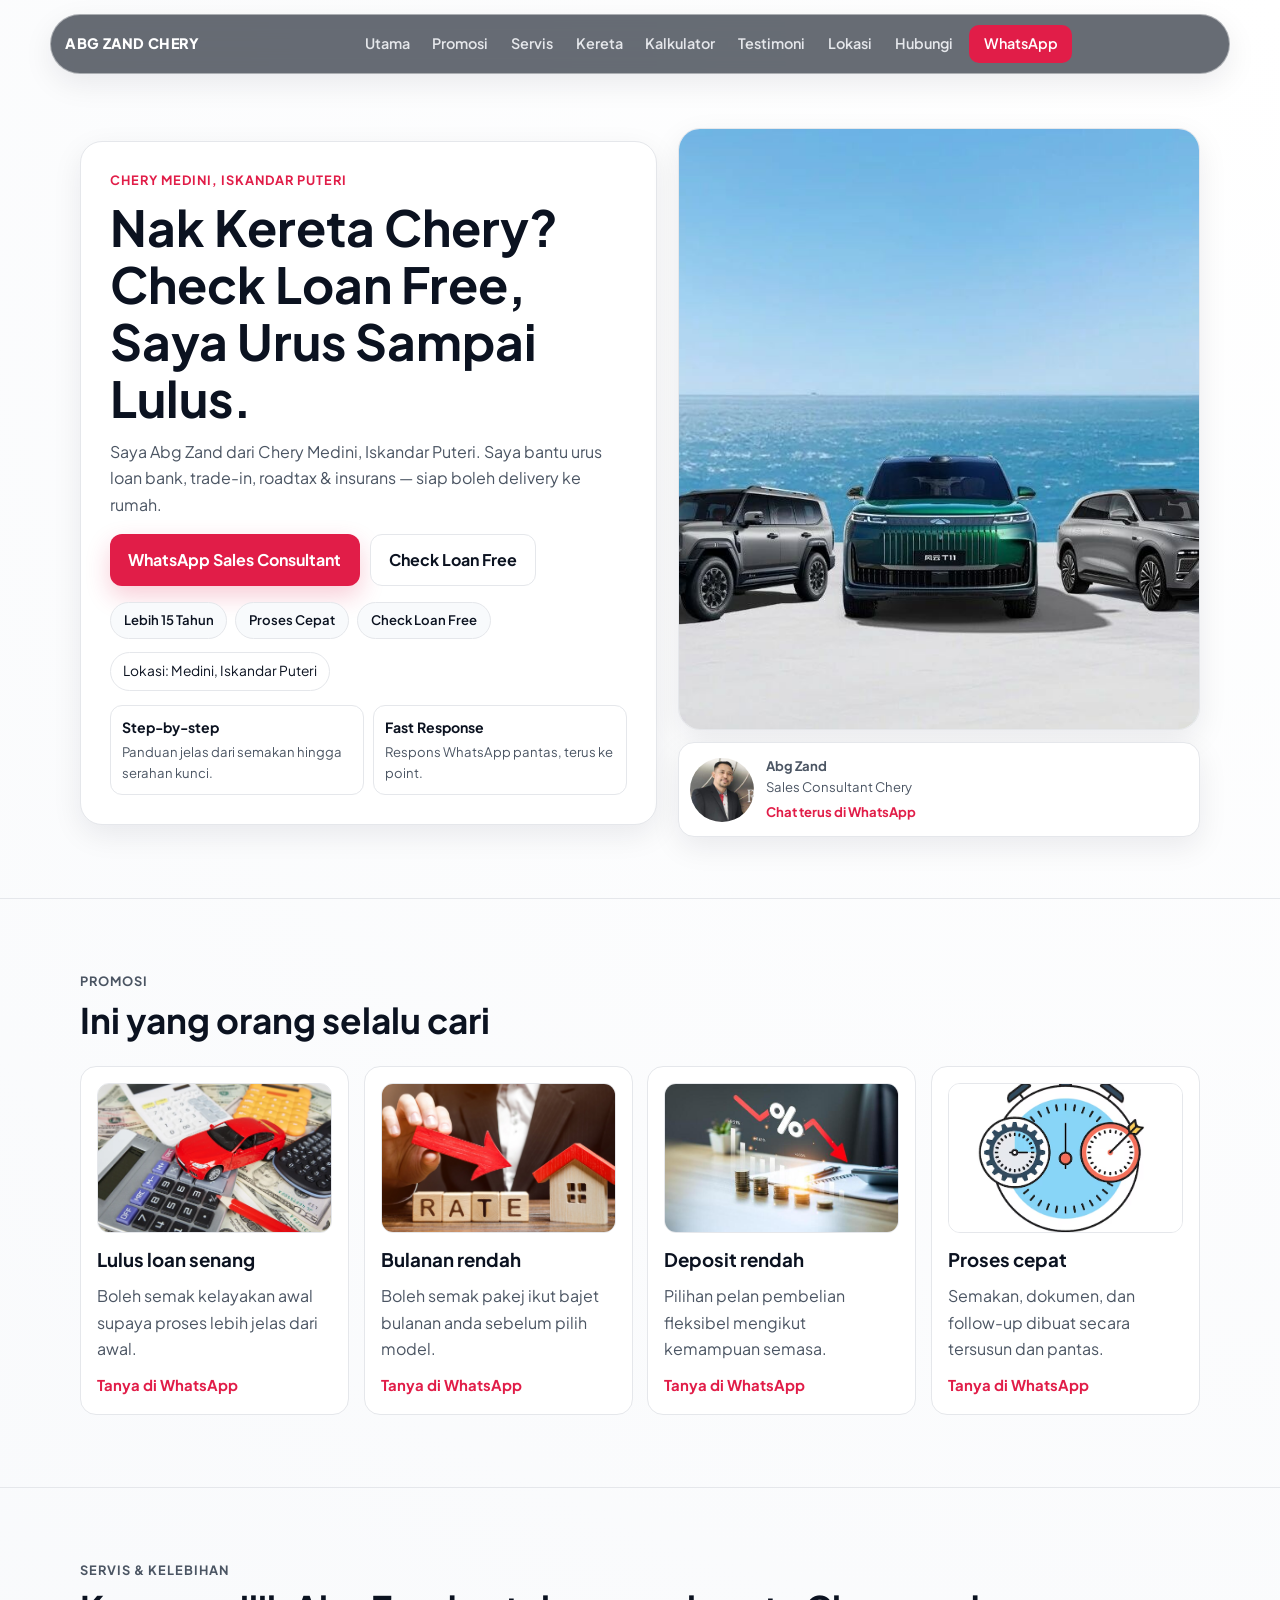
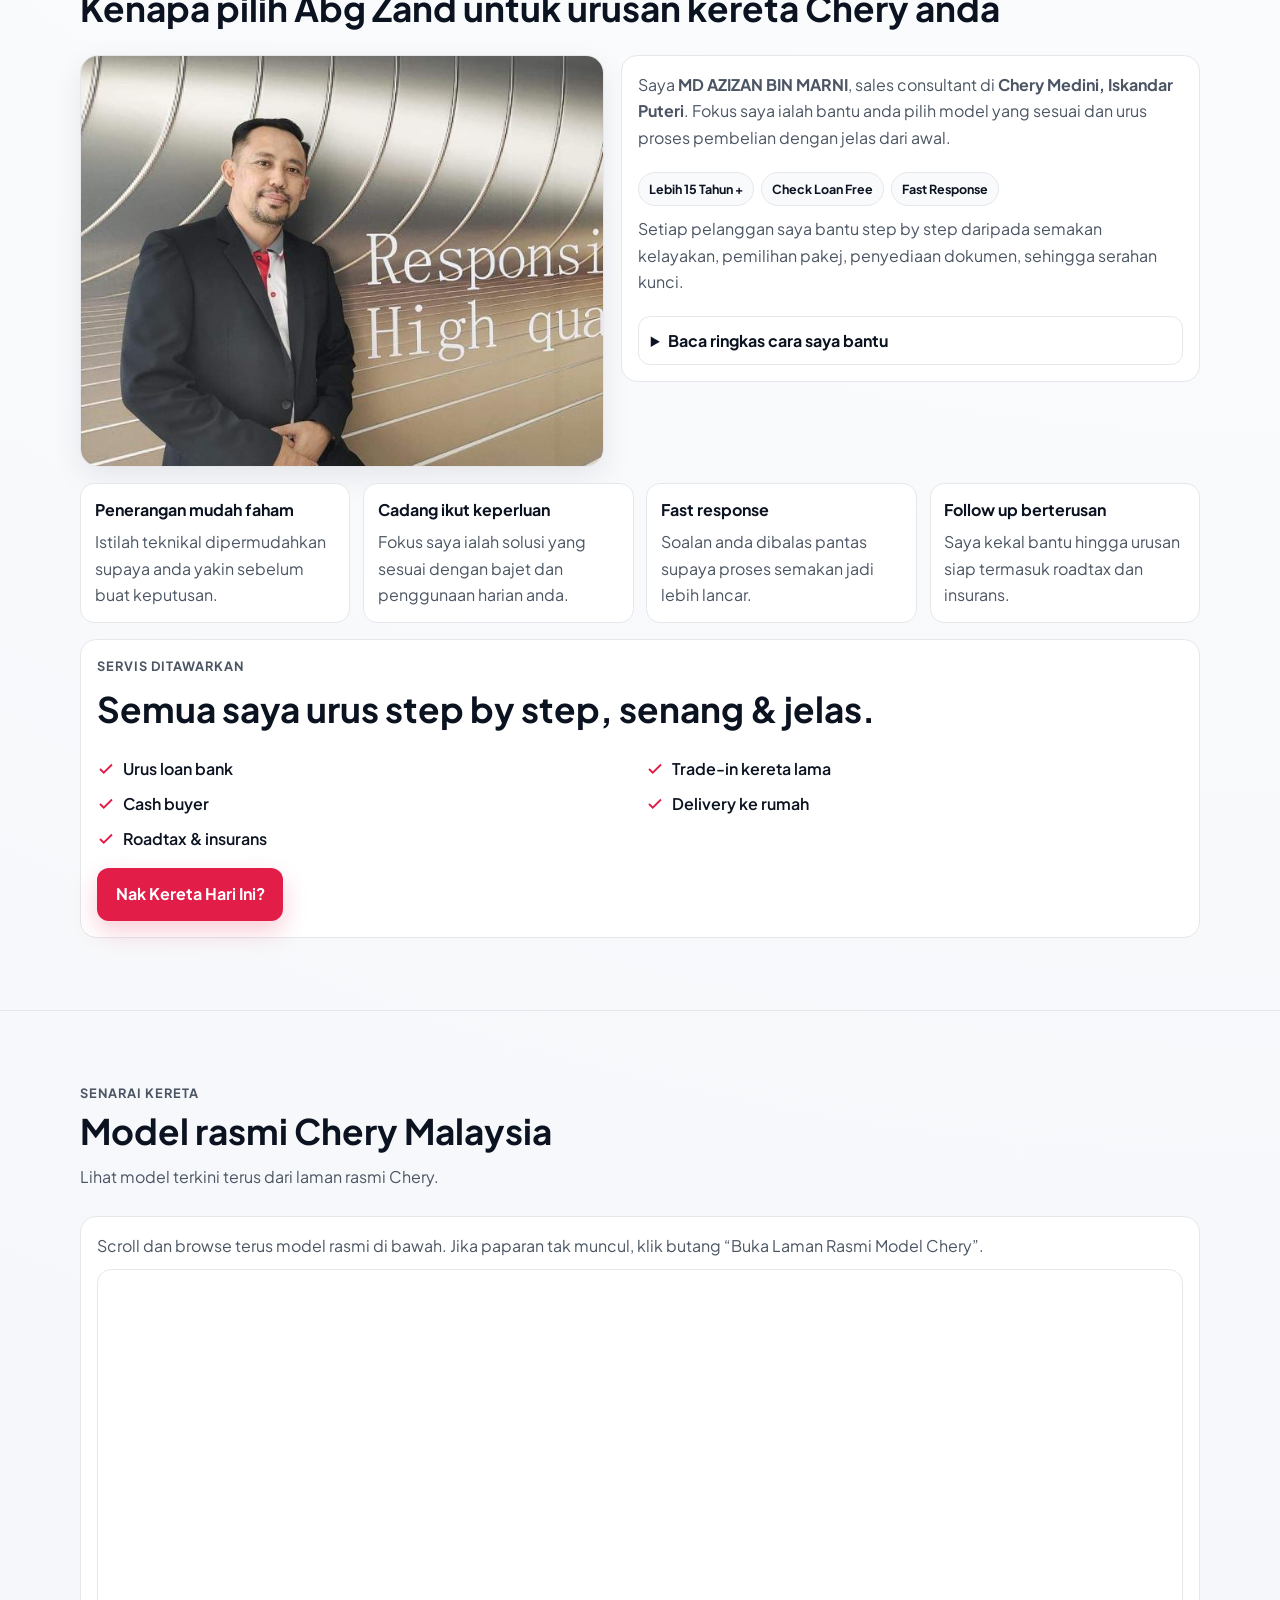
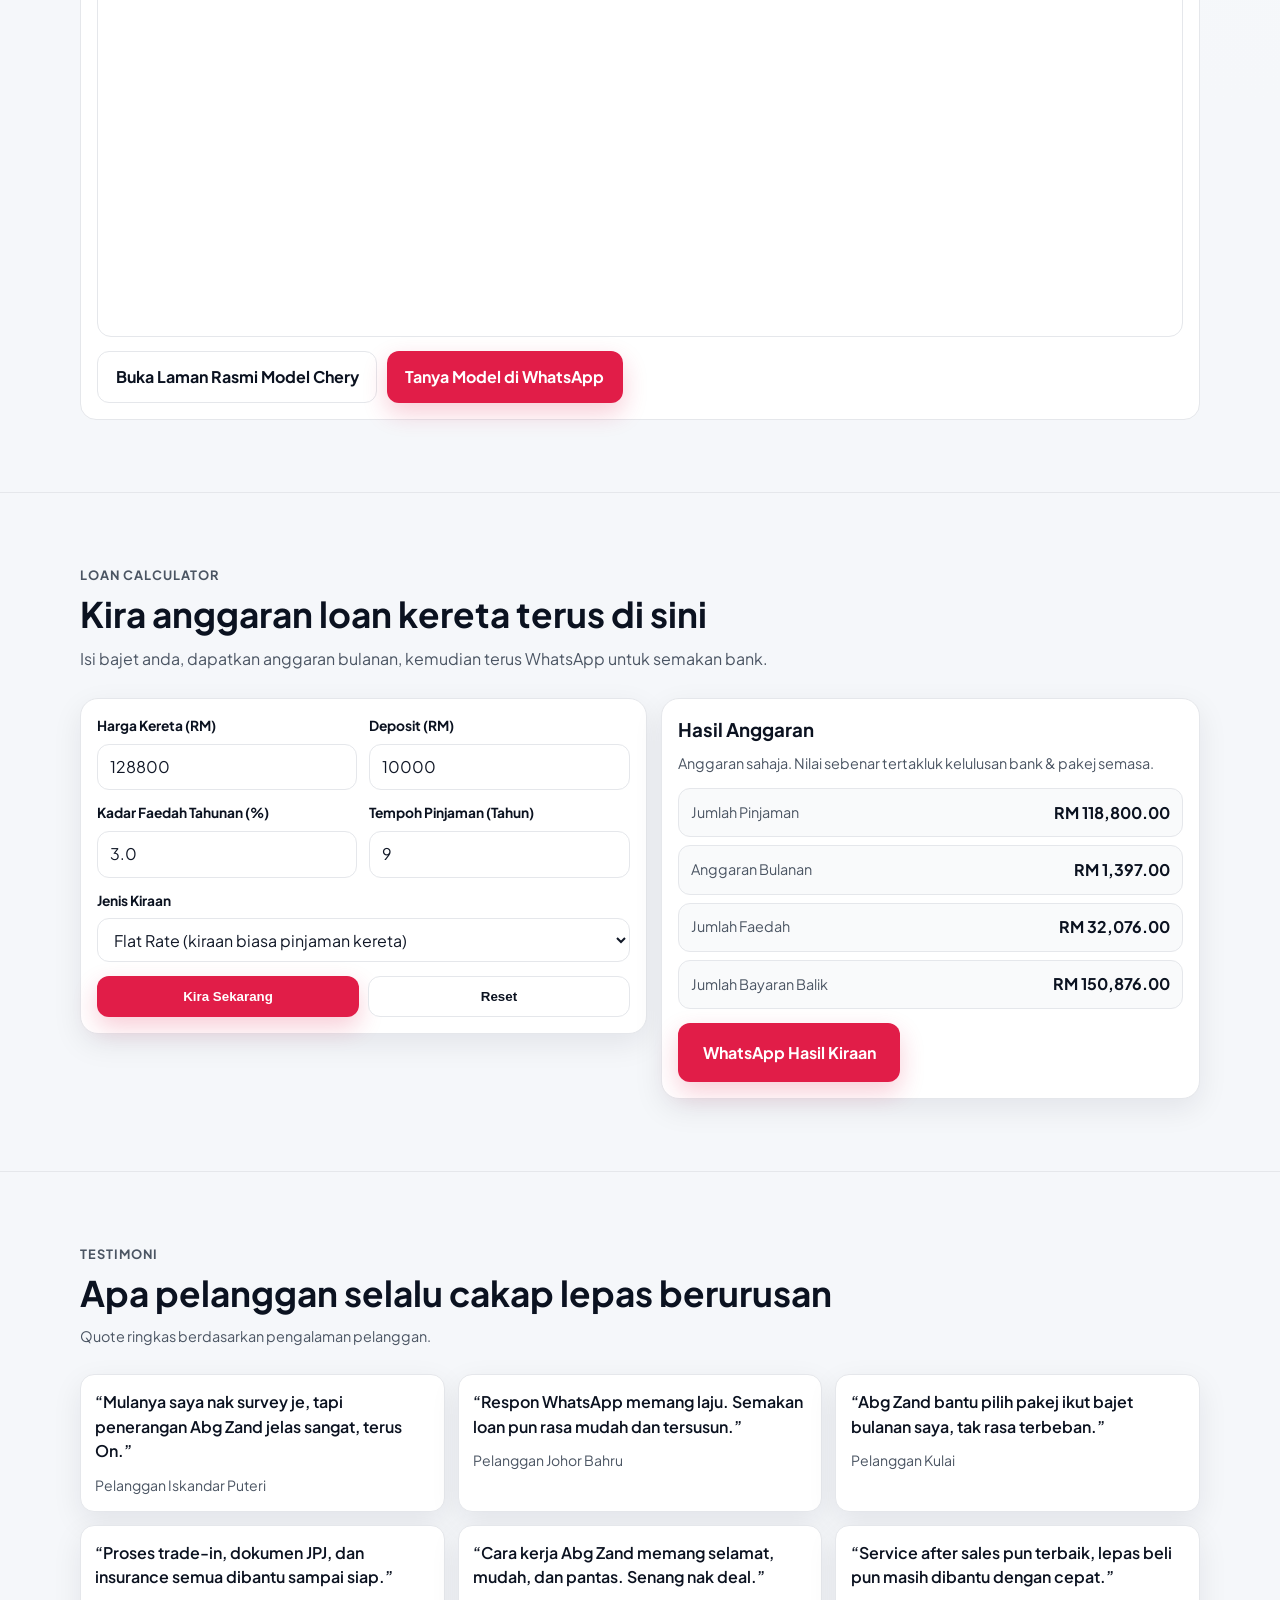
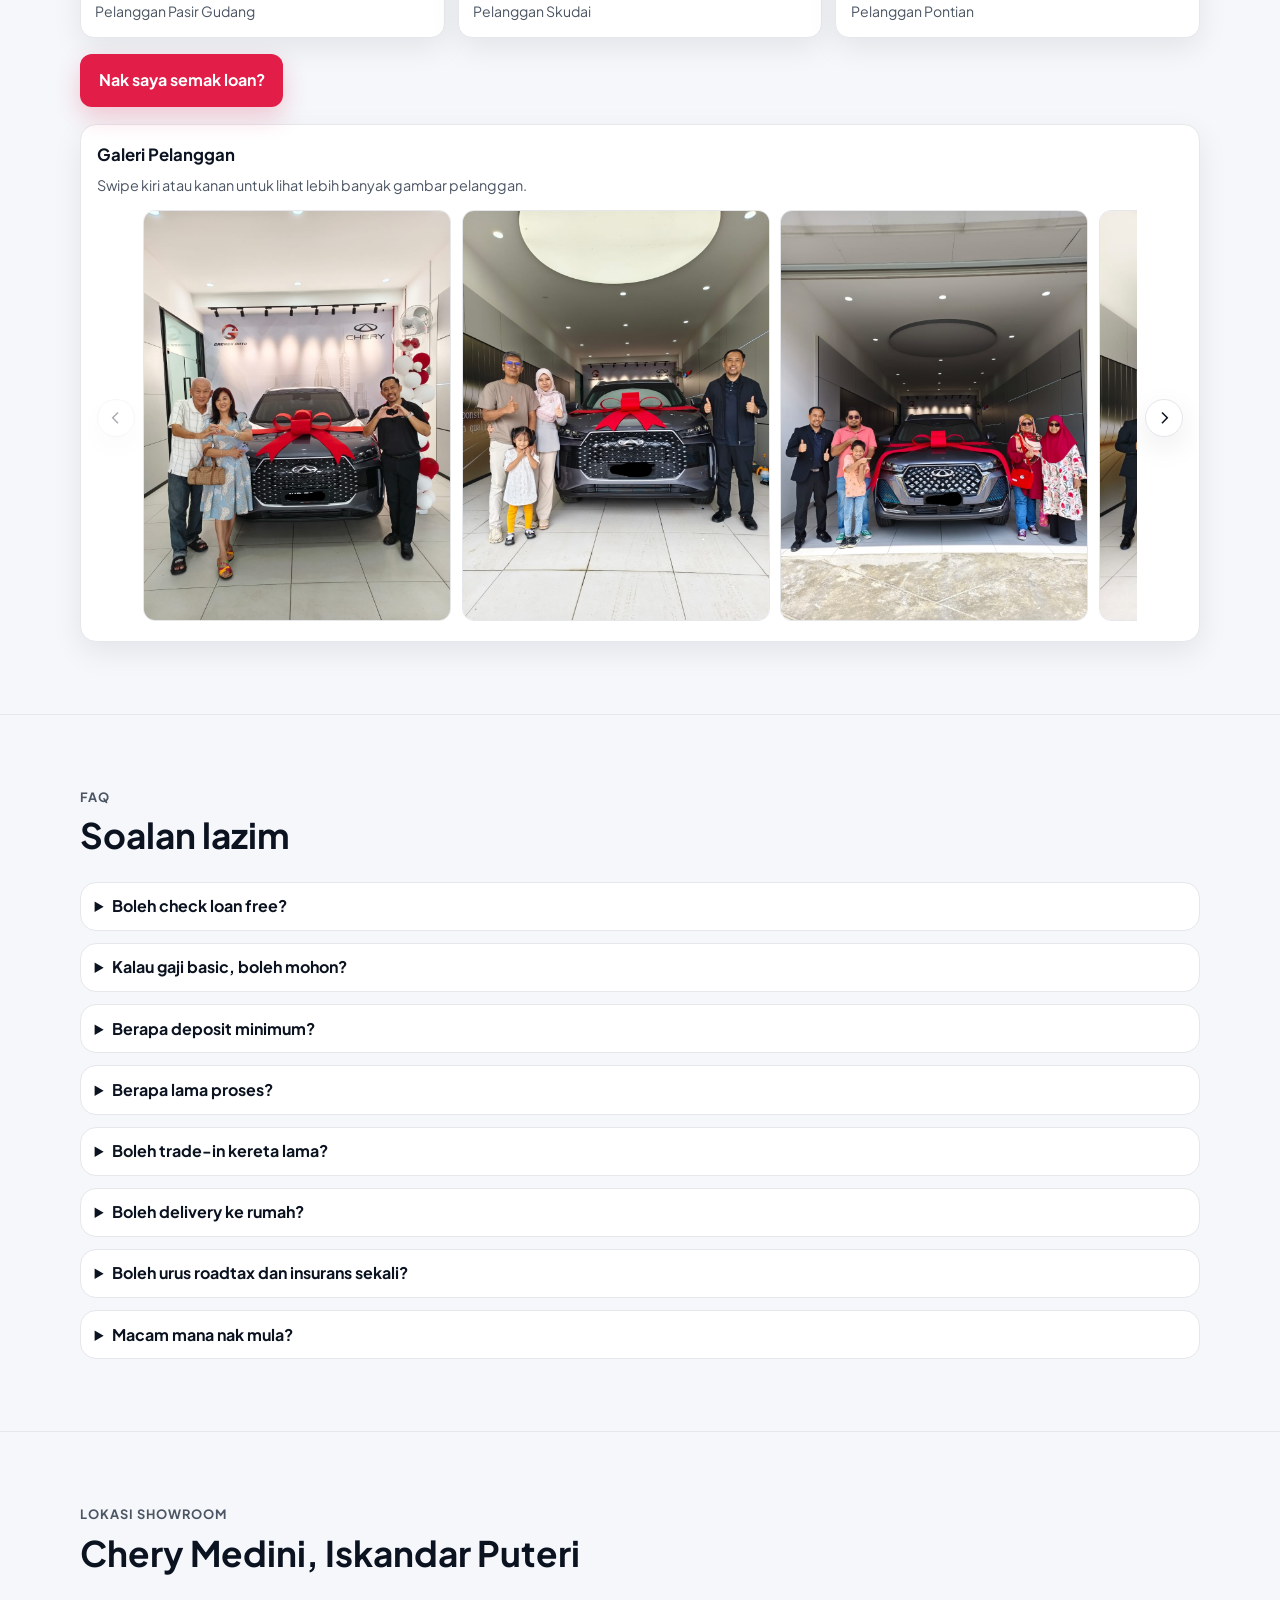
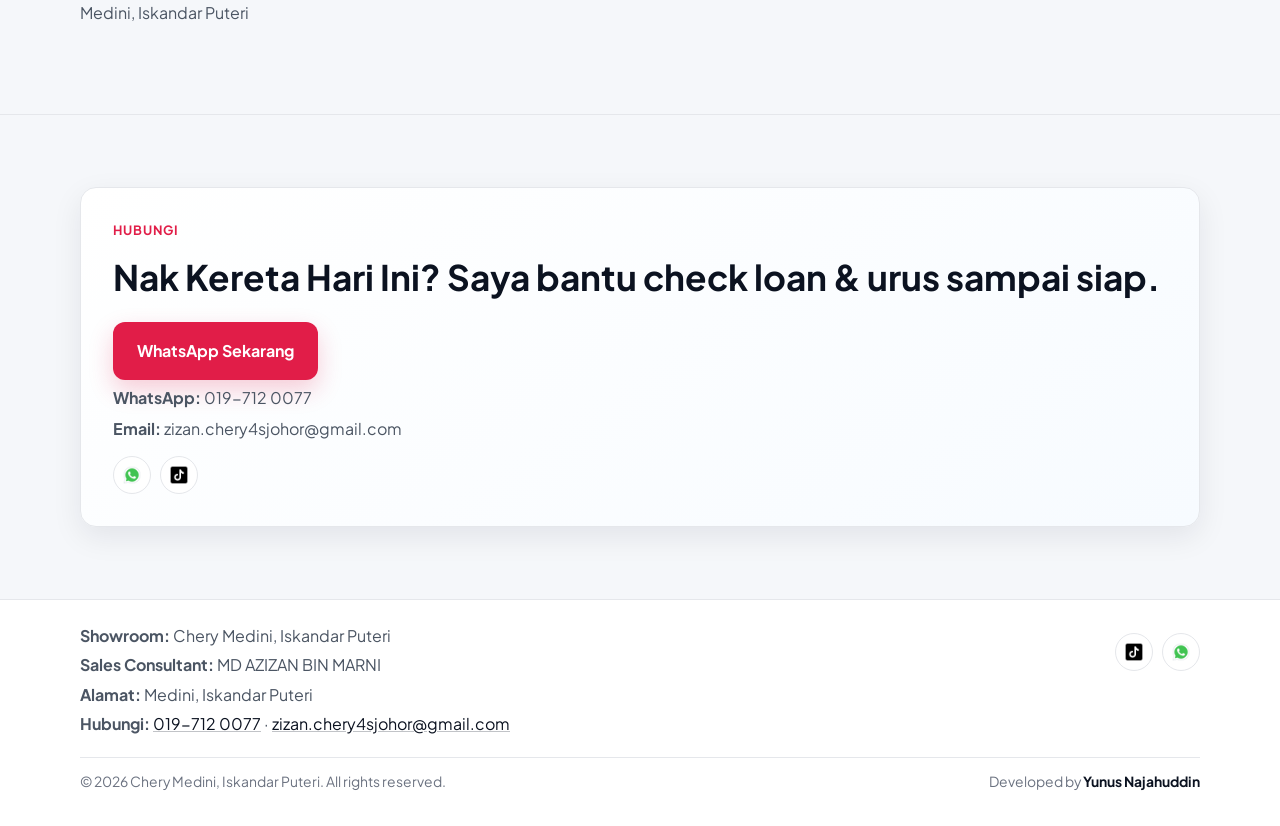
<file: index.html>
<!DOCTYPE html>
<html lang="ms">
  <head>
    <meta charset="UTF-8" />
    <meta name="viewport" content="width=device-width, initial-scale=1.0" />
    <title>Abg Zand | Chery Medini, Iskandar Puteri - Check Loan Free</title>
    <meta
      name="description"
      content="Nak kereta Chery? Abg Zand dari Chery Medini, Iskandar Puteri bantu urus check loan free, trade-in, roadtax, insurans dan delivery ke rumah."
    />
    <meta
      name="keywords"
      content="Chery Medini, Chery Iskandar Puteri, check loan kereta free, Abg Zand Chery, dealer kereta Johor"
    />
    <meta name="author" content="MD AZIZAN BIN MARNI" />

    <meta property="og:type" content="website" />
    <meta property="og:title" content="Abg Zand | Chery Medini, Iskandar Puteri" />
    <meta
      property="og:description"
      content="Loan senang, bulanan rendah, proses cepat. WhatsApp Abg Zand untuk check loan free kereta Chery."
    />
    <meta property="og:site_name" content="Chery Medini, Iskandar Puteri" />

    <meta name="twitter:card" content="summary_large_image" />
    <meta name="twitter:title" content="Abg Zand | Chery Medini, Iskandar Puteri" />
    <meta
      name="twitter:description"
      content="Check loan free, urus trade-in, roadtax, insurans, dan delivery kereta Chery."
    />

    <link rel="preconnect" href="https://fonts.googleapis.com" />
    <link rel="preconnect" href="https://fonts.gstatic.com" crossorigin />
    <link
      href="https://fonts.googleapis.com/css2?family=Plus+Jakarta+Sans:wght@400;500;600;700;800&display=swap"
      rel="stylesheet"
    />
    <link rel="stylesheet" href="styles.css" />
    <script src="script.js" defer></script>
  </head>
  <body>
    <a class="skip-link" href="#utama">Terus ke kandungan utama</a>

    <header class="site-header">
      <nav class="navbar" aria-label="Navigasi utama">
        <div class="nav-inner">
          <a href="#utama" class="brand" aria-label="Pergi ke Utama">ABG ZAND CHERY</a>

          <button
            id="mobile-menu-btn"
            class="menu-btn"
            type="button"
            aria-expanded="false"
            aria-controls="mobile-menu"
            aria-label="Buka menu"
          >
            <span></span>
            <span></span>
            <span></span>
          </button>

          <div class="menu" id="mobile-menu">
            <a href="#utama">Utama</a>
            <a href="#promosi">Promosi</a>
            <a href="#servis">Servis</a>
            <a href="#kereta">Kereta</a>
            <a href="#kalkulator">Kalkulator</a>
            <a href="#testimoni">Testimoni</a>
            <a href="#lokasi">Lokasi</a>
            <a href="#hubungi">Hubungi</a>
            <a
              class="nav-wa"
              href="https://api.whatsapp.com/send?phone=60197120077&text=Hi%20Abg%20Zand,%20saya%20nak%20tanya%20kereta%20Chery%20dan%20nak%20check%20loan%20free"
              target="_blank"
              rel="noopener"
              >WhatsApp</a
            >
          </div>
        </div>
      </nav>
    </header>

    <main>
      <section id="utama" class="hero reveal">
        <div class="container hero-grid">
          <div class="hero-content">
            <p class="eyebrow">CHERY MEDINI, ISKANDAR PUTERI</p>
            <h1>Nak Kereta Chery? Check Loan Free, Saya Urus Sampai Lulus.</h1>
            <p class="lead">
              Saya Abg Zand dari Chery Medini, Iskandar Puteri. Saya bantu urus loan bank,
              trade-in, roadtax &amp; insurans — siap boleh delivery ke rumah.
            </p>

            <div class="hero-cta">
              <a
                class="btn btn-primary"
                href="https://api.whatsapp.com/send?phone=60197120077&text=Hi%20Abg%20Zand,%20saya%20nak%20tanya%20kereta%20Chery%20dan%20nak%20check%20loan%20free"
                target="_blank"
                rel="noopener"
                >WhatsApp Sales Consultant</a
              >
              <a
                class="btn btn-outline"
                href="https://api.whatsapp.com/send?phone=60197120077&text=Hi%20Abg%20Zand,%20saya%20nak%20tanya%20kereta%20Chery%20dan%20nak%20check%20loan%20free"
                target="_blank"
                rel="noopener"
                >Check Loan Free</a
              >
            </div>

            <div class="trust-chips" role="list" aria-label="Sebab pilih kami">
              <span role="listitem">Lebih 15 Tahun</span>
              <span role="listitem">Proses Cepat</span>
              <span role="listitem">Check Loan Free</span>
            </div>

            <p class="location-pill">Lokasi: Medini, Iskandar Puteri</p>

            <div class="hero-metrics" aria-label="Nilai utama servis">
              <div class="metric-item">
                <strong>Step-by-step</strong>
                <span>Panduan jelas dari semakan hingga serahan kunci.</span>
              </div>
              <div class="metric-item">
                <strong>Fast Response</strong>
                <span>Respons WhatsApp pantas, terus ke point.</span>
              </div>
            </div>
          </div>

          <div class="hero-media">
            <div class="hero-image-card">
              <img
                src="/assets/herosection/6390331579190346127849201.jpg"
                alt="Kereta Chery premium di showroom"
                width="800"
                height="600"
                fetchpriority="high"
              />
            </div>
            <div class="seller-card">
              <div class="seller-avatar">
                <img
                  src="/assets/herosection/WhatsApp Image 2026-04-05 at 8.02.13 PM (1).jpeg"
                  alt="Abg Zand, sales consultant Chery"
                  width="120"
                  height="120"
                  loading="lazy"
                />
              </div>
              <div>
                <p class="seller-name">Abg Zand</p>
                <p>Sales Consultant Chery</p>
                <a
                  class="seller-link"
                  href="https://api.whatsapp.com/send?phone=60197120077&text=Hi%20Abg%20Zand,%20saya%20nak%20tanya%20kereta%20Chery%20dan%20nak%20check%20loan%20free"
                  target="_blank"
                  rel="noopener"
                  >Chat terus di WhatsApp</a
                >
              </div>
            </div>
          </div>
        </div>
      </section>

      <section id="promosi" class="section reveal">
        <div class="container">
          <div class="section-heading">
            <p class="eyebrow">PROMOSI</p>
            <h2>Ini yang orang selalu cari</h2>
          </div>
          <div class="promo-grid">
            <article class="card">
              <img
                class="promo-thumb"
                src="/assets/promosi/shutterstock_163499951.webp"
                alt="Ilustrasi lulus loan senang"
                width="640"
                height="360"
                loading="lazy"
              />
              <h3>Lulus loan senang</h3>
              <p>Boleh semak kelayakan awal supaya proses lebih jelas dari awal.</p>
              <a
                href="https://api.whatsapp.com/send?phone=60197120077&text=Hi%20Abg%20Zand,%20saya%20nak%20tanya%20kereta%20Chery%20dan%20nak%20check%20loan%20free"
                target="_blank"
                rel="noopener"
                >Tanya di WhatsApp</a
              >
            </article>
            <article class="card">
              <img
                class="promo-thumb"
                src="/assets/promosi/businessman-holding-the-down-arrow-on-wooden-blocks-with-the-word-picture-id1140137817-1.jpg"
                alt="Ilustrasi bulanan rendah"
                width="640"
                height="360"
                loading="lazy"
              />
              <h3>Bulanan rendah</h3>
              <p>Boleh semak pakej ikut bajet bulanan anda sebelum pilih model.</p>
              <a
                href="https://api.whatsapp.com/send?phone=60197120077&text=Hi%20Abg%20Zand,%20saya%20nak%20tanya%20kereta%20Chery%20dan%20nak%20check%20loan%20free"
                target="_blank"
                rel="noopener"
                >Tanya di WhatsApp</a
              >
            </article>
            <article class="card">
              <img
                class="promo-thumb"
                src="/assets/promosi/low-risk-investment-concept-stacks-of-coins-and-an-arrow-graph-pointing-down-to-the-lowest-point-reduce-financial-risk-for-investments-and-capital-risky-investment-photo.jpeg"
                alt="Ilustrasi deposit rendah"
                width="640"
                height="360"
                loading="lazy"
              />
              <h3>Deposit rendah</h3>
              <p>Pilihan pelan pembelian fleksibel mengikut kemampuan semasa.</p>
              <a
                href="https://api.whatsapp.com/send?phone=60197120077&text=Hi%20Abg%20Zand,%20saya%20nak%20tanya%20kereta%20Chery%20dan%20nak%20check%20loan%20free"
                target="_blank"
                rel="noopener"
                >Tanya di WhatsApp</a
              >
            </article>
            <article class="card">
              <img
                class="promo-thumb"
                src="/assets/promosi/fast-processing-flat-vector-icon_9206-414.avif"
                alt="Ilustrasi proses cepat"
                width="640"
                height="360"
                loading="lazy"
              />
              <h3>Proses cepat</h3>
              <p>Semakan, dokumen, dan follow-up dibuat secara tersusun dan pantas.</p>
              <a
                href="https://api.whatsapp.com/send?phone=60197120077&text=Hi%20Abg%20Zand,%20saya%20nak%20tanya%20kereta%20Chery%20dan%20nak%20check%20loan%20free"
                target="_blank"
                rel="noopener"
                >Tanya di WhatsApp</a
              >
            </article>
          </div>
        </div>
      </section>

      <section id="servis" class="section reveal">
        <div class="container">
          <div class="section-heading">
            <p class="eyebrow">SERVIS &amp; KELEBIHAN</p>
            <h2>Kenapa pilih Abg Zand untuk urusan kereta Chery anda</h2>
          </div>

          <div class="about-mukhlis">
            <div class="about-mukhlis-media">
              <figure class="about-single-photo">
                <img
                  src="/assets/herosection/WhatsApp Image 2026-04-05 at 8.02.13 PM (1).jpeg"
                  loading="lazy"
                  alt="Potret Abg Zand di showroom"
                />
              </figure>
            </div>

            <article class="about-mukhlis-story card-plain">
              <p class="about-mukhlis-lead">
                Saya <strong>MD AZIZAN BIN MARNI</strong>, sales consultant di
                <strong>Chery Medini, Iskandar Puteri</strong>. Fokus saya ialah bantu anda
                pilih model yang sesuai dan urus proses pembelian dengan jelas dari awal.
              </p>
              <div class="about-stats" aria-label="Kelebihan utama Abg Zand">
                <span>Lebih 15 Tahun +</span>
                <span>Check Loan Free</span>
                <span>Fast Response</span>
              </div>
              <p>
                Setiap pelanggan saya bantu step by step daripada semakan kelayakan, pemilihan
                pakej, penyediaan dokumen, sehingga serahan kunci.
              </p>
              <details class="about-more">
                <summary>Baca ringkas cara saya bantu</summary>
                <p>
                  Saya utamakan penerangan mudah faham supaya anda tahu pilihan terbaik ikut bajet
                  dan komitmen semasa.
                </p>
                <p>
                  Untuk soalan “Ada panel bank?”, jawapan saya: boleh semak kelayakan dengan
                  beberapa pilihan bank.
                </p>
              </details>
            </article>
          </div>

          <div class="trust-grid">
            <article class="mini-card">
              <h3>Penerangan mudah faham</h3>
              <p>Istilah teknikal dipermudahkan supaya anda yakin sebelum buat keputusan.</p>
            </article>
            <article class="mini-card">
              <h3>Cadang ikut keperluan</h3>
              <p>Fokus saya ialah solusi yang sesuai dengan bajet dan penggunaan harian anda.</p>
            </article>
            <article class="mini-card">
              <h3>Fast response</h3>
              <p>Soalan anda dibalas pantas supaya proses semakan jadi lebih lancar.</p>
            </article>
            <article class="mini-card">
              <h3>Follow up berterusan</h3>
              <p>Saya kekal bantu hingga urusan siap termasuk roadtax dan insurans.</p>
            </article>
          </div>

          <article class="services-showcase card-plain">
            <div class="section-heading">
              <p class="eyebrow">SERVIS DITAWARKAN</p>
              <h2>Semua saya urus step by step, senang &amp; jelas.</h2>
            </div>
            <ul class="checklist" aria-label="Servis utama">
              <li>
                <svg viewBox="0 0 24 24" aria-hidden="true"><path d="M20 6L9 17l-5-5" /></svg>
                Urus loan bank
              </li>
              <li>
                <svg viewBox="0 0 24 24" aria-hidden="true"><path d="M20 6L9 17l-5-5" /></svg>
                Trade-in kereta lama
              </li>
              <li>
                <svg viewBox="0 0 24 24" aria-hidden="true"><path d="M20 6L9 17l-5-5" /></svg>
                Cash buyer
              </li>
              <li>
                <svg viewBox="0 0 24 24" aria-hidden="true"><path d="M20 6L9 17l-5-5" /></svg>
                Delivery ke rumah
              </li>
              <li>
                <svg viewBox="0 0 24 24" aria-hidden="true"><path d="M20 6L9 17l-5-5" /></svg>
                Roadtax &amp; insurans
              </li>
            </ul>
            <a
              class="btn btn-primary"
              href="https://api.whatsapp.com/send?phone=60197120077&text=Hi%20Abg%20Zand,%20saya%20nak%20tanya%20kereta%20Chery%20dan%20nak%20check%20loan%20free"
              target="_blank"
              rel="noopener"
              >Nak Kereta Hari Ini?</a
            >
          </article>
        </div>
      </section>

      <section id="kereta" class="section reveal">
        <div class="container">
          <div class="section-heading">
            <p class="eyebrow">SENARAI KERETA</p>
            <h2>Model rasmi Chery Malaysia</h2>
            <p>Lihat model terkini terus dari laman rasmi Chery.</p>
          </div>

          <article class="models-embed card-plain">
            <p class="models-note">
              Scroll dan browse terus model rasmi di bawah. Jika paparan tak muncul, klik butang
              “Buka Laman Rasmi Model Chery”.
            </p>
            <div class="models-frame-wrap">
              <iframe
                class="models-frame"
                src="https://www.chery.my/"
                title="Model rasmi Chery Malaysia"
                loading="lazy"
                referrerpolicy="strict-origin-when-cross-origin"
              ></iframe>
            </div>
            <div class="models-actions">
              <a
                class="btn btn-outline"
                href="https://www.chery.my/"
                target="_blank"
                rel="noopener noreferrer"
                >Buka Laman Rasmi Model Chery</a
              >
              <a
                class="btn btn-primary"
                href="https://api.whatsapp.com/send?phone=60197120077&text=Hi%20Abg%20Zand,%20saya%20nak%20tanya%20model%20Chery%20yang%20sesuai%20untuk%20saya%20dan%20nak%20check%20loan%20free"
                target="_blank"
                rel="noopener"
                >Tanya Model di WhatsApp</a
              >
            </div>
          </article>
        </div>
      </section>

      <section id="kalkulator" class="section reveal">
        <div class="container">
          <div class="section-heading">
            <p class="eyebrow">LOAN CALCULATOR</p>
            <h2>Kira anggaran loan kereta terus di sini</h2>
            <p>Isi bajet anda, dapatkan anggaran bulanan, kemudian terus WhatsApp untuk semakan bank.</p>
          </div>

          <div class="loan-calc-wrap">
            <form id="loanForm" class="loan-form" novalidate>
              <div class="form-grid">
                <div class="form-field">
                  <label for="carPrice">Harga Kereta (RM)</label>
                  <input id="carPrice" name="car_price" type="number" min="10000" step="100" value="128800" required />
                </div>

                <div class="form-field">
                  <label for="downPayment">Deposit (RM)</label>
                  <input id="downPayment" name="down_payment" type="number" min="0" step="100" value="10000" required />
                </div>

                <div class="form-field">
                  <label for="interestRate">Kadar Faedah Tahunan (%)</label>
                  <input id="interestRate" name="interest_rate" type="number" min="0" step="0.1" value="3.0" required />
                </div>

                <div class="form-field">
                  <label for="loanYears">Tempoh Pinjaman (Tahun)</label>
                  <input id="loanYears" name="loan_years" type="number" min="1" max="9" step="1" value="9" required />
                </div>

                <div class="form-field full">
                  <label for="calcType">Jenis Kiraan</label>
                  <select id="calcType" name="calc_type">
                    <option value="flat">Flat Rate (kiraan biasa pinjaman kereta)</option>
                    <option value="reducing">Reducing Balance</option>
                  </select>
                </div>
              </div>

              <div class="calc-actions">
                <button class="btn btn-primary" type="submit">Kira Sekarang</button>
                <button class="btn btn-outline" type="reset">Reset</button>
              </div>
            </form>

            <aside class="calc-result" aria-live="polite" aria-atomic="true">
              <h3>Hasil Anggaran</h3>
              <p class="calc-note">Anggaran sahaja. Nilai sebenar tertakluk kelulusan bank &amp; pakej semasa.</p>

              <div class="result-list">
                <div class="result-item">
                  <span>Jumlah Pinjaman</span>
                  <strong id="loanPrincipalOut">RM0</strong>
                </div>
                <div class="result-item">
                  <span>Anggaran Bulanan</span>
                  <strong id="monthlyOut">RM0</strong>
                </div>
                <div class="result-item">
                  <span>Jumlah Faedah</span>
                  <strong id="interestOut">RM0</strong>
                </div>
                <div class="result-item">
                  <span>Jumlah Bayaran Balik</span>
                  <strong id="totalOut">RM0</strong>
                </div>
              </div>

              <a
                id="calcWhatsApp"
                class="btn btn-primary btn-large"
                href="https://api.whatsapp.com/send?phone=60197120077&text=Hi%20Abg%20Zand,%20saya%20nak%20tanya%20kereta%20Chery%20dan%20nak%20check%20loan%20free"
                target="_blank"
                rel="noopener"
                >WhatsApp Hasil Kiraan</a
              >
            </aside>
          </div>
        </div>
      </section>

      <section id="testimoni" class="section reveal">
        <div class="container">
          <div class="section-heading">
            <p class="eyebrow">TESTIMONI</p>
            <h2>Apa pelanggan selalu cakap lepas berurusan</h2>
            <p class="small-note">Quote ringkas berdasarkan pengalaman pelanggan.</p>
          </div>

          <div class="quote-grid">
            <blockquote class="quote-card">
              <p>“Mulanya saya nak survey je, tapi penerangan Abg Zand jelas sangat, terus On.”</p>
              <cite>Pelanggan Iskandar Puteri</cite>
            </blockquote>
            <blockquote class="quote-card">
              <p>“Respon WhatsApp memang laju. Semakan loan pun rasa mudah dan tersusun.”</p>
              <cite>Pelanggan Johor Bahru</cite>
            </blockquote>
            <blockquote class="quote-card">
              <p>“Abg Zand bantu pilih pakej ikut bajet bulanan saya, tak rasa terbeban.”</p>
              <cite>Pelanggan Kulai</cite>
            </blockquote>
            <blockquote class="quote-card">
              <p>“Proses trade-in, dokumen JPJ, dan insurance semua dibantu sampai siap.”</p>
              <cite>Pelanggan Pasir Gudang</cite>
            </blockquote>
            <blockquote class="quote-card">
              <p>“Cara kerja Abg Zand memang selamat, mudah, dan pantas. Senang nak deal.”</p>
              <cite>Pelanggan Skudai</cite>
            </blockquote>
            <blockquote class="quote-card">
              <p>“Service after sales pun terbaik, lepas beli pun masih dibantu dengan cepat.”</p>
              <cite>Pelanggan Pontian</cite>
            </blockquote>
          </div>

          <div class="centered-cta">
            <a
              class="btn btn-primary"
              href="https://api.whatsapp.com/send?phone=60197120077&text=Hi%20Abg%20Zand,%20saya%20nak%20tanya%20kereta%20Chery%20dan%20nak%20check%20loan%20free"
              target="_blank"
              rel="noopener"
              >Nak saya semak loan?</a
            >
          </div>

          <div class="testi-carousel-wrap">
            <div class="carousel-head">
              <h3>Galeri Pelanggan</h3>
              <p>Swipe kiri atau kanan untuk lihat lebih banyak gambar pelanggan.</p>
            </div>
            <div class="image-carousel">
              <button class="carousel-btn" type="button" data-carousel-prev aria-label="Gambar sebelum ini">
                <svg viewBox="0 0 24 24" aria-hidden="true"><path d="M15.4 5.4L9 11.8l6.4 6.4-1.4 1.4-7.8-7.8 7.8-7.8z" /></svg>
              </button>
              <div class="carousel-track" data-carousel-track tabindex="0" aria-label="Carousel gambar pelanggan">
                <figure class="carousel-slide">
                  <img src="/assets/customer/WhatsApp Image 2026-04-05 at 8.02.02 PM.jpeg" alt="Gambar pelanggan 1" loading="lazy" />
                </figure>
                <figure class="carousel-slide">
                  <img src="/assets/customer/WhatsApp Image 2026-04-05 at 8.02.04 PM (1).jpeg" alt="Gambar pelanggan 2" loading="lazy" />
                </figure>
                <figure class="carousel-slide">
                  <img src="/assets/customer/WhatsApp Image 2026-04-05 at 8.02.05 PM.jpeg" alt="Gambar pelanggan 4" loading="lazy" />
                </figure>
                <figure class="carousel-slide">
                  <img src="/assets/customer/WhatsApp Image 2026-04-05 at 8.02.06 PM.jpeg" alt="Gambar pelanggan 5" loading="lazy" />
                </figure>
                <figure class="carousel-slide">
                  <img src="/assets/customer/WhatsApp Image 2026-04-05 at 8.02.08 PM.jpeg" alt="Gambar pelanggan 6" loading="lazy" />
                </figure>
                <figure class="carousel-slide">
                  <img src="/assets/customer/WhatsApp Image 2026-04-05 at 8.02.12 PM (1).jpeg" alt="Gambar pelanggan 8" loading="lazy" />
                </figure>
                <figure class="carousel-slide">
                  <img src="/assets/customer/WhatsApp Image 2026-04-05 at 8.02.12 PM (3).jpeg" alt="Gambar pelanggan 10" loading="lazy" />
                </figure>
                <figure class="carousel-slide">
                  <img src="/assets/customer/WhatsApp Image 2026-04-05 at 8.02.12 PM.jpeg" alt="Gambar pelanggan 11" loading="lazy" />
                </figure>
                <figure class="carousel-slide">
                  <img src="/assets/customer/WhatsApp Image 2026-04-05 at 8.02.13 PM.jpeg" alt="Gambar pelanggan 12" loading="lazy" />
                </figure>
              </div>
              <button class="carousel-btn" type="button" data-carousel-next aria-label="Gambar seterusnya">
                <svg viewBox="0 0 24 24" aria-hidden="true"><path d="M8.6 18.2L15 11.8 8.6 5.4 10 4l7.8 7.8-7.8 7.8z" /></svg>
              </button>
            </div>
          </div>
        </div>
      </section>

      <section id="faq" class="section reveal">
        <div class="container">
          <div class="section-heading">
            <p class="eyebrow">FAQ</p>
            <h2>Soalan lazim</h2>
          </div>
          <div class="faq-list">
            <details>
              <summary>Boleh check loan free?</summary>
              <p>Boleh. WhatsApp saya untuk semakan awal kelayakan tanpa caj.</p>
            </details>
            <details>
              <summary>Kalau gaji basic, boleh mohon?</summary>
              <p>Boleh cuba semak dulu, saya bantu nilai pilihan bank yang sesuai.</p>
            </details>
            <details>
              <summary>Berapa deposit minimum?</summary>
              <p>Deposit bergantung model dan pakej. Boleh tanya saya untuk kiraan terkini.</p>
            </details>
            <details>
              <summary>Berapa lama proses?</summary>
              <p>Biasanya cepat jika dokumen lengkap. Saya akan guide langkah demi langkah.</p>
            </details>
            <details>
              <summary>Boleh trade-in kereta lama?</summary>
              <p>Boleh. Saya bantu semak nilai trade-in dan sesuaikan pelan pembelian.</p>
            </details>
            <details>
              <summary>Boleh delivery ke rumah?</summary>
              <p>Boleh, bergantung lokasi. Kita boleh atur proses serah kereta dengan selamat.</p>
            </details>
            <details>
              <summary>Boleh urus roadtax dan insurans sekali?</summary>
              <p>Ya, urusan roadtax dan insurans boleh disediakan dalam satu aliran proses.</p>
            </details>
            <details>
              <summary>Macam mana nak mula?</summary>
              <p>Terus klik WhatsApp, saya akan bantu semak keperluan anda sekarang.</p>
            </details>
          </div>
        </div>
      </section>

      <section id="lokasi" class="section reveal">
        <div class="container location-wrap">
          <div>
            <div class="section-heading">
              <p class="eyebrow">LOKASI SHOWROOM</p>
              <h2>Chery Medini, Iskandar Puteri</h2>
            </div>
            <p>Medini, Iskandar Puteri</p>
          </div>
        </div>
      </section>

      <section id="hubungi" class="section reveal">
        <div class="container">
          <div class="final-cta">
            <p class="eyebrow">HUBUNGI</p>
            <h2>Nak Kereta Hari Ini? Saya bantu check loan &amp; urus sampai siap.</h2>
            <a
              class="btn btn-primary btn-large"
              href="https://api.whatsapp.com/send?phone=60197120077&text=Hi%20Abg%20Zand,%20saya%20nak%20tanya%20kereta%20Chery%20dan%20nak%20check%20loan%20free"
              target="_blank"
              rel="noopener"
              >WhatsApp Sekarang</a
            >
            <div class="contact-meta">
              <p><strong>WhatsApp:</strong> <a href="tel:+60197120077">019-712 0077</a></p>
              <p><strong>Email:</strong> <a href="mailto:zizan.chery4sjohor@gmail.com">zizan.chery4sjohor@gmail.com</a></p>
            </div>
            <div class="social-icons" aria-label="Media sosial">
              <a
                href="https://api.whatsapp.com/send?phone=60197120077&text=Hi%20Abg%20Zand,%20saya%20nak%20tanya%20kereta%20Chery%20dan%20nak%20check%20loan%20free"
                target="_blank"
                rel="noopener"
                aria-label="WhatsApp"
                title="WhatsApp"
              >
                <img src="/assets/icon/icons8-whatsapp-48.png" alt="" width="20" height="20" loading="lazy" />
              </a>
              <a
                href="https://www.tiktok.com/@abgzandjualkereta?_r=1&_t=ZS-958kuDczmpZ"
                target="_blank"
                rel="noopener"
                aria-label="TikTok"
                title="TikTok"
              >
                <img src="/assets/icon/icons8-tiktok-50.png" alt="" width="20" height="20" loading="lazy" />
              </a>
            </div>
          </div>
        </div>
      </section>
    </main>

    <footer class="site-footer">
      <div class="container footer-grid">
        <div class="footer-info">
          <p><strong>Showroom:</strong> Chery Medini, Iskandar Puteri</p>
          <p><strong>Sales Consultant:</strong> MD AZIZAN BIN MARNI</p>
          <p><strong>Alamat:</strong> Medini, Iskandar Puteri</p>
          <p>
            <strong>Hubungi:</strong>
            <a href="tel:+60197120077">019-712 0077</a> ·
            <a href="mailto:zizan.chery4sjohor@gmail.com">zizan.chery4sjohor@gmail.com</a>
          </p>
        </div>
        <div class="social-icons" aria-label="Media sosial footer">
          <a
            href="https://www.tiktok.com/@abgzandjualkereta?_r=1&_t=ZS-958kuDczmpZ"
            target="_blank"
            rel="noopener"
            aria-label="TikTok"
            title="TikTok"
          >
            <img src="/assets/icon/icons8-tiktok-50.png" alt="" width="20" height="20" loading="lazy" />
          </a>
          <a
            href="https://api.whatsapp.com/send?phone=60197120077&text=Hi%20Abg%20Zand,%20saya%20nak%20tanya%20kereta%20Chery%20dan%20nak%20check%20loan%20free"
            target="_blank"
            rel="noopener"
            aria-label="WhatsApp"
            title="WhatsApp"
          >
            <img src="/assets/icon/icons8-whatsapp-48.png" alt="" width="20" height="20" loading="lazy" />
          </a>
        </div>
      </div>
      <div class="container footer-bottom">
        <p class="footer-note">&copy; 2026 Chery Medini, Iskandar Puteri. All rights reserved.</p>
        <p class="footer-dev">
          Developed by
          <a
            href="https://www.instagram.com/yunusnajahuddin/"
            target="_blank"
            rel="noopener noreferrer"
            >Yunus Najahuddin</a
          >
        </p>
      </div>
    </footer>

    <button id="backToTop" class="back-to-top" type="button" aria-label="Kembali ke atas">
      <svg viewBox="0 0 24 24" aria-hidden="true"><path d="M12 6l-7 7 1.4 1.4L12 8.8l5.6 5.6L19 13z" /></svg>
    </button>
  </body>
</html>
</file>
<file: styles.css>
:root {
  --bg: #f5f7fa;
  --surface: #ffffff;
  --primary: #0b1220;
  --accent: #e11d48;
  --text: #111827;
  --muted: #4b5563;
  --border: #e5e7eb;
  --radius: 16px;
  --shadow-soft: 0 10px 30px rgba(11, 18, 32, 0.08);
  --shadow-strong: 0 14px 38px rgba(11, 18, 32, 0.16);
}

* {
  box-sizing: border-box;
}

html {
  scroll-behavior: smooth;
  max-width: 100%;
  overflow-x: hidden;
}

body {
  margin: 0;
  font-family: "Plus Jakarta Sans", sans-serif;
  color: var(--text);
  background: radial-gradient(circle at top right, #ffffff 0%, var(--bg) 45%), var(--bg);
  line-height: 1.65;
  max-width: 100%;
  overflow-x: hidden;
}

img {
  max-width: 100%;
  display: block;
  border-radius: 12px;
}

a {
  color: inherit;
  text-decoration: none;
}

a:focus-visible,
button:focus-visible,
summary:focus-visible {
  outline: 3px solid color-mix(in srgb, var(--accent) 60%, white 40%);
  outline-offset: 3px;
}

.skip-link {
  position: absolute;
  left: 12px;
  top: -48px;
  background: var(--primary);
  color: #fff;
  padding: 8px 12px;
  border-radius: 9999px;
  z-index: 1000;
}

.skip-link:focus {
  top: 12px;
}

.container {
  width: min(1120px, calc(100% - 2rem));
  max-width: 100%;
  margin-inline: auto;
}

.section {
  padding: 4.5rem 0;
  border-top: 1px solid var(--border);
}

.eyebrow {
  margin: 0;
  letter-spacing: 0.08em;
  text-transform: uppercase;
  color: var(--accent);
  font-weight: 700;
  font-size: 0.8rem;
}

.section-heading {
  margin-bottom: 1.6rem;
}

.section-heading h2 {
  margin: 0.4rem 0 0.7rem;
  font-size: clamp(1.55rem, 3.6vw, 2.2rem);
  line-height: 1.2;
  color: var(--primary);
}

.section-heading p {
  margin: 0;
  color: var(--muted);
}

.site-header {
  position: fixed;
  top: 0;
  left: 0;
  right: 0;
  z-index: 50;
  padding-top: 0.85rem;
}

.navbar {
  width: min(1180px, calc(100% - 1rem));
  margin-inline: auto;
  border-radius: 9999px;
  border: 1px solid rgba(255, 255, 255, 0.45);
  background: rgba(11, 18, 32, 0.62);
  backdrop-filter: blur(10px);
  box-shadow: var(--shadow-soft);
  transition: transform 0.25s ease, box-shadow 0.25s ease, background-color 0.25s ease;
}

.navbar.is-scrolled {
  transform: translateY(-2px) scale(0.98);
  box-shadow: var(--shadow-strong);
  background: rgba(11, 18, 32, 0.8);
}

.nav-inner {
  display: flex;
  align-items: center;
  justify-content: space-between;
  gap: 0.8rem;
  min-height: 58px;
  padding: 0.3rem 0.9rem;
}

.brand {
  color: #fff;
  font-size: 0.9rem;
  font-weight: 800;
  white-space: nowrap;
  max-width: calc(100% - 60px);
  overflow: hidden;
  text-overflow: ellipsis;
  letter-spacing: 0.02em;
}

.menu {
  position: absolute;
  top: calc(100% + 0.6rem);
  left: 0;
  right: 0;
  margin-inline: auto;
  width: min(96%, 420px);
  background: #fff;
  border: 1px solid var(--border);
  border-radius: 18px;
  box-shadow: var(--shadow-soft);
  display: grid;
  gap: 0.2rem;
  padding: 0.5rem;
  transform-origin: top;
  transform: scaleY(0.9);
  opacity: 0;
  pointer-events: none;
  transition: opacity 0.22s ease, transform 0.22s ease;
}

.menu.is-open {
  opacity: 1;
  transform: scaleY(1);
  pointer-events: auto;
}

.menu a {
  padding: 0.7rem 0.8rem;
  border-radius: 10px;
  color: var(--primary);
  font-weight: 600;
  font-size: 0.94rem;
}

.menu a:hover {
  background: #f3f4f6;
}

.nav-wa {
  background: var(--accent);
  color: #fff !important;
  text-align: center;
}

.menu-btn {
  border: 1px solid rgba(255, 255, 255, 0.35);
  background: transparent;
  width: 42px;
  height: 42px;
  border-radius: 9999px;
  display: grid;
  align-content: center;
  gap: 4px;
  padding: 0 11px;
  cursor: pointer;
}

.menu-btn span {
  height: 2px;
  border-radius: 2px;
  background: #fff;
}

.hero {
  padding-top: 6.9rem;
  padding-bottom: 3.8rem;
}

.hero-grid {
  display: grid;
  gap: 1rem;
  align-items: start;
}

.hero-content {
  background: var(--surface);
  border: 1px solid var(--border);
  border-radius: 22px;
  padding: clamp(1rem, 2.6vw, 1.8rem);
  box-shadow: var(--shadow-soft);
}

.hero-content h1 {
  margin: 0.45rem 0 0.75rem;
  font-size: clamp(1.8rem, 6.4vw, 3.1rem);
  line-height: 1.15;
  color: var(--primary);
}

.lead {
  color: var(--muted);
  max-width: 62ch;
  margin: 0;
}

.hero-cta {
  display: flex;
  flex-wrap: wrap;
  gap: 0.65rem;
  margin-top: 1rem;
}

.trust-chips {
  display: flex;
  flex-wrap: wrap;
  gap: 0.5rem;
  margin: 0.95rem 0 0.85rem;
}

.trust-chips span {
  border: 1px solid var(--border);
  border-radius: 9999px;
  padding: 0.42rem 0.8rem;
  font-weight: 600;
  font-size: 0.82rem;
  background: #f8fafc;
  color: var(--primary);
}

.location-pill {
  margin: 0;
  display: inline-flex;
  align-items: center;
  border: 1px solid var(--border);
  border-radius: 9999px;
  background: #fff;
  font-size: 0.86rem;
  color: var(--primary);
  padding: 0.44rem 0.75rem;
}

.hero-metrics {
  margin-top: 0.85rem;
  display: grid;
  gap: 0.55rem;
}

.metric-item {
  border: 1px solid var(--border);
  border-radius: 12px;
  padding: 0.62rem 0.72rem;
  background: #fff;
}

.metric-item strong {
  display: block;
  color: var(--primary);
  font-size: 0.88rem;
}

.metric-item span {
  display: block;
  margin-top: 0.12rem;
  color: var(--muted);
  font-size: 0.82rem;
}

.hero-media {
  display: grid;
  gap: 0.75rem;
}

.hero-image-card {
  border: 1px solid var(--border);
  border-radius: 22px;
  overflow: hidden;
  box-shadow: var(--shadow-soft);
  background: #fff;
}

.hero-image-card img {
  width: 100%;
  border-radius: 0;
  min-height: 0;
  aspect-ratio: 16 / 11;
  object-fit: cover;
}

.seller-card {
  display: flex;
  align-items: center;
  gap: 0.7rem;
  padding: 0.72rem;
  border-radius: 16px;
  border: 1px solid var(--border);
  background: #fff;
  color: var(--primary);
  box-shadow: var(--shadow-soft);
}

.seller-avatar {
  width: 64px;
  height: 64px;
  border-radius: 9999px;
  overflow: hidden;
  flex: none;
}

.seller-avatar img {
  width: 100%;
  height: 100%;
  object-fit: cover;
  object-position: 20% 40%;
  transform: scale(2);
  transform-origin: 20% 40%;
}

.seller-name {
  margin: 0;
  font-weight: 700;
}

.seller-card p {
  margin: 0;
  font-size: 0.82rem;
  color: var(--muted);
}

.seller-link {
  display: inline-block;
  margin-top: 0.22rem;
  color: var(--accent);
  font-size: 0.82rem;
  font-weight: 700;
}

.seller-link:hover {
  text-decoration: underline;
}

.btn {
  display: inline-flex;
  align-items: center;
  justify-content: center;
  border-radius: 12px;
  padding: 0.75rem 1.1rem;
  max-width: 100%;
  font-weight: 700;
  border: 1px solid transparent;
  transition: transform 0.2s ease, box-shadow 0.2s ease, background-color 0.2s ease;
}

.btn:hover {
  transform: translateY(-1px);
}

.btn-primary {
  background: var(--accent);
  color: #fff;
  box-shadow: 0 10px 24px rgba(225, 29, 72, 0.22);
}

.btn-primary:hover {
  background: #be123c;
}

.btn-outline {
  background: #fff;
  color: var(--primary);
  border-color: var(--border);
}

.btn-outline:hover {
  border-color: var(--accent);
  color: var(--accent);
}

.btn-small {
  font-size: 0.9rem;
  padding: 0.65rem 0.85rem;
}

.btn-large {
  padding: 0.95rem 1.45rem;
  font-size: 1rem;
}

.card,
.card-plain,
.car-card,
.final-cta,
.video-placeholder,
.faq-list details {
  background: var(--surface);
  border: 1px solid var(--border);
  border-radius: var(--radius);
}

.card,
.car-card,
.card-plain {
  padding: 1rem;
}

.promo-grid .card {
  display: flex;
  flex-direction: column;
}

.promo-thumb {
  width: 100%;
  height: 150px;
  object-fit: cover;
  border: 1px solid var(--border);
  margin-bottom: 0.75rem;
}

.card h3,
.car-card h3,
.trust-qa h3,
.subheading {
  margin: 0 0 0.45rem;
  color: var(--primary);
}

.card p,
.car-body p,
.card-plain p {
  margin: 0 0 0.65rem;
  color: var(--muted);
}

.promo-grid,
.target-grid,
.proof-grid,
.key-grid,
.car-grid {
  display: grid;
  gap: 0.9rem;
}

.card a {
  color: var(--accent);
  font-weight: 700;
  font-size: 0.93rem;
}

.card a:hover {
  text-decoration: underline;
}

.two-col {
  display: grid;
  gap: 1rem;
}

.about-mukhlis {
  display: grid;
  gap: 1rem;
}

.about-mukhlis-media {
  display: grid;
  gap: 0.6rem;
}

.about-single-photo {
  margin: 0;
  border: 1px solid var(--border);
  border-radius: 18px;
  background: #fff;
  overflow: hidden;
  box-shadow: var(--shadow-soft);
}

.about-single-photo img {
  width: 100%;
  height: 320px;
  border-radius: 0;
  object-fit: cover;
  object-position: center;
}

.about-mukhlis-story {
  display: grid;
  gap: 0.65rem;
}

.about-mukhlis-lead {
  margin: 0;
  font-size: 1rem;
  color: var(--primary);
}

.about-stats {
  display: flex;
  flex-wrap: wrap;
  gap: 0.45rem;
}

.about-stats span {
  display: inline-flex;
  padding: 0.36rem 0.62rem;
  border-radius: 9999px;
  border: 1px solid var(--border);
  background: #f8fafc;
  color: var(--primary);
  font-size: 0.78rem;
  font-weight: 700;
}

.about-more {
  border: 1px solid var(--border);
  border-radius: 12px;
  background: #fff;
  padding: 0.65rem 0.72rem;
}

.about-more summary {
  cursor: pointer;
  font-weight: 700;
  color: var(--primary);
}

.about-more p {
  margin: 0.55rem 0 0;
  color: var(--muted);
}

.trust-grid {
  display: grid;
  gap: 0.8rem;
  margin-top: 1rem;
}

.mini-card {
  background: #fff;
  border: 1px solid var(--border);
  border-radius: 14px;
  padding: 0.85rem;
}

.mini-card h3 {
  margin: 0 0 0.35rem;
  color: var(--primary);
  font-size: 1rem;
}

.mini-card p {
  margin: 0;
  color: var(--muted);
}

.services-showcase {
  margin-top: 1rem;
}

.models-note {
  margin: 0 0 0.8rem;
  color: var(--muted);
}

.models-frame-wrap {
  border: 1px solid var(--border);
  border-radius: 14px;
  overflow: hidden;
  background: #fff;
}

.models-frame {
  display: block;
  width: 100%;
  min-height: 560px;
  height: 72vh;
  border: 0;
}

.models-actions {
  margin-top: 0.85rem;
  display: flex;
  flex-wrap: wrap;
  gap: 0.6rem;
}

.checklist {
  list-style: none;
  padding: 0;
  margin: 0 0 1rem;
  display: grid;
  gap: 0.55rem;
}

.checklist li {
  display: flex;
  align-items: center;
  gap: 0.5rem;
  font-weight: 600;
  color: var(--primary);
}

.checklist svg {
  width: 18px;
  height: 18px;
  fill: none;
  stroke: var(--accent);
  stroke-width: 2.5;
  flex: none;
}

.filters {
  display: flex;
  flex-wrap: wrap;
  gap: 0.55rem;
  margin-bottom: 1rem;
}

.filter-btn {
  border: 1px solid var(--border);
  background: #fff;
  color: var(--primary);
  border-radius: 9999px;
  padding: 0.52rem 0.9rem;
  font-weight: 700;
  cursor: pointer;
}

.filter-btn.is-active,
.filter-btn:hover {
  background: var(--primary);
  border-color: var(--primary);
  color: #fff;
}

.car-card {
  padding: 0;
  overflow: hidden;
}

.car-card img {
  border-radius: 0;
  height: 190px;
  width: 100%;
  object-fit: cover;
}

.car-body {
  padding: 0.9rem;
}

.tag {
  display: inline-flex;
  font-size: 0.72rem;
  text-transform: uppercase;
  letter-spacing: 0.06em;
  padding: 0.28rem 0.5rem;
  border-radius: 9999px;
  background: #ffe4ec;
  color: #9f1239;
  margin-bottom: 0.5rem;
}

.small-note {
  font-size: 0.9rem;
}

.quote-grid {
  display: grid;
  gap: 0.8rem;
}

.quote-card {
  margin: 0;
  padding: 0.9rem;
  border: 1px solid var(--border);
  border-radius: 14px;
  background: #fff;
  box-shadow: var(--shadow-soft);
}

.quote-card p {
  margin: 0;
  color: var(--primary);
  font-weight: 600;
  line-height: 1.55;
}

.quote-card cite {
  display: block;
  margin-top: 0.6rem;
  color: var(--muted);
  font-size: 0.88rem;
  font-style: normal;
}

.subheading {
  margin-top: 1.35rem;
}

.proof-grid img,
.key-grid img {
  width: 100%;
  object-fit: cover;
  border: 1px solid var(--border);
}

.video-placeholder {
  border-style: dashed;
  padding: 1rem;
  text-align: center;
  color: var(--muted);
}

.centered-cta {
  margin-top: 1rem;
}

.testi-carousel-wrap {
  margin-top: 1.1rem;
  padding: 1rem;
  border: 1px solid var(--border);
  border-radius: 16px;
  background: #fff;
  box-shadow: var(--shadow-soft);
}

.carousel-head h3 {
  margin: 0;
  color: var(--primary);
  font-size: 1.05rem;
}

.carousel-head p {
  margin: 0.3rem 0 0.8rem;
  color: var(--muted);
  font-size: 0.9rem;
}

.image-carousel {
  display: flex;
  align-items: center;
  gap: 0.5rem;
}

.carousel-track {
  flex: 1;
  display: grid;
  grid-auto-flow: column;
  grid-auto-columns: minmax(72%, 1fr);
  gap: 0.65rem;
  overflow-x: auto;
  overflow-y: hidden;
  scroll-snap-type: x mandatory;
  scroll-behavior: smooth;
  overscroll-behavior-x: contain;
  -webkit-overflow-scrolling: touch;
  touch-action: pan-x;
  padding-bottom: 0.25rem;
  scrollbar-width: thin;
}

.carousel-track::-webkit-scrollbar {
  height: 8px;
}

.carousel-track::-webkit-scrollbar-thumb {
  background: #cfd6e1;
  border-radius: 9999px;
}

.carousel-slide {
  margin: 0;
  border: 1px solid var(--border);
  border-radius: 12px;
  overflow: hidden;
  scroll-snap-align: start;
  background: #fff;
}

.carousel-slide img {
  width: 100%;
  aspect-ratio: 3 / 4;
  object-fit: contain;
  object-position: center;
  background: #f3f4f6;
  border-radius: 0;
}

.carousel-btn {
  width: 38px;
  height: 38px;
  border-radius: 9999px;
  border: 1px solid var(--border);
  background: #fff;
  color: var(--primary);
  display: none;
  align-items: center;
  justify-content: center;
  cursor: pointer;
  box-shadow: var(--shadow-soft);
  flex: 0 0 38px;
}

.carousel-btn svg {
  width: 18px;
  height: 18px;
  fill: currentColor;
}

.carousel-btn:disabled {
  opacity: 0.35;
  cursor: not-allowed;
}

.faq-list {
  display: grid;
  gap: 0.75rem;
}

.faq-list details {
  padding: 0.65rem 0.85rem;
}

.faq-list summary {
  cursor: pointer;
  font-weight: 700;
  color: var(--primary);
}

.faq-list p {
  color: var(--muted);
  margin: 0.55rem 0 0;
}

.loan-calc-wrap {
  display: grid;
  gap: 0.9rem;
}

.loan-form,
.calc-result {
  background: #fff;
  border: 1px solid var(--border);
  border-radius: 18px;
  padding: 1rem;
  box-shadow: var(--shadow-soft);
}

.form-grid {
  display: grid;
  gap: 0.75rem;
}

.form-field {
  display: grid;
  gap: 0.35rem;
}

.form-field label {
  font-size: 0.86rem;
  font-weight: 700;
  color: var(--primary);
}

.form-field input,
.form-field select {
  width: 100%;
  min-height: 44px;
  border: 1px solid var(--border);
  border-radius: 12px;
  padding: 0.58rem 0.72rem;
  font: inherit;
  color: var(--text);
  background: #fff;
}

.form-field input:focus,
.form-field select:focus {
  border-color: var(--accent);
  outline: none;
  box-shadow: 0 0 0 3px color-mix(in srgb, var(--accent) 18%, transparent);
}

.calc-actions {
  margin-top: 0.9rem;
  display: grid;
  gap: 0.55rem;
}

.calc-result h3 {
  margin: 0;
  color: var(--primary);
}

.calc-note {
  margin: 0.35rem 0 0.8rem;
  color: var(--muted);
  font-size: 0.9rem;
}

.result-list {
  display: grid;
  gap: 0.5rem;
  margin-bottom: 0.9rem;
}

.result-item {
  display: flex;
  align-items: center;
  justify-content: space-between;
  gap: 0.7rem;
  border: 1px solid var(--border);
  border-radius: 12px;
  padding: 0.65rem 0.75rem;
  background: #f9fafb;
}

.result-item span {
  color: var(--muted);
  font-size: 0.9rem;
}

.result-item strong {
  color: var(--primary);
  font-size: 1rem;
}

.location-wrap p {
  color: var(--muted);
}

.map-frame iframe {
  display: block;
  width: 100%;
  min-height: 290px;
  border-radius: 14px;
}

.location-actions {
  margin-top: 1rem;
}

.final-cta {
  padding: clamp(1rem, 3vw, 2rem);
  background: linear-gradient(145deg, #ffffff, #f7fbff);
  box-shadow: var(--shadow-soft);
}

.final-cta h2 {
  margin-top: 0.4rem;
  margin-bottom: 1rem;
  font-size: clamp(1.4rem, 4vw, 2.2rem);
  color: var(--primary);
}

.contact-meta p {
  margin: 0.3rem 0;
  color: var(--muted);
}

.contact-meta a:hover {
  color: var(--accent);
}

.social-icons {
  display: flex;
  gap: 0.55rem;
  margin-top: 0.85rem;
}

.social-icons a {
  width: 38px;
  height: 38px;
  border-radius: 9999px;
  border: 1px solid var(--border);
  display: grid;
  place-items: center;
  background: #fff;
}

.social-icons img {
  width: 20px;
  height: 20px;
  border-radius: 0;
  object-fit: contain;
}

.social-icons a:hover {
  border-color: var(--accent);
  background: #fff2f5;
}

.social-icons a:hover img {
  transform: scale(1.05);
}

.site-footer {
  border-top: 1px solid var(--border);
  padding: 1.2rem 0 2rem;
  background: #fff;
}

.footer-grid {
  display: flex;
  flex-wrap: wrap;
  justify-content: space-between;
  gap: 1rem;
}

.footer-grid p {
  margin: 0.2rem 0;
  color: var(--muted);
}

.footer-info a {
  color: var(--primary);
  text-decoration: underline;
  text-decoration-color: color-mix(in srgb, var(--primary) 25%, transparent);
}

.footer-info a:hover {
  color: var(--accent);
  text-decoration-color: var(--accent);
}

.footer-bottom {
  margin-top: 1rem;
  padding-top: 0.8rem;
  border-top: 1px solid var(--border);
  display: flex;
  flex-wrap: wrap;
  justify-content: space-between;
  gap: 0.5rem 1rem;
}

.footer-note {
  margin: 0;
  color: #6b7280;
  font-size: 0.87rem;
}

.footer-dev {
  margin: 0;
  color: #6b7280;
  font-size: 0.87rem;
}

.footer-dev a {
  color: var(--primary);
  font-weight: 700;
}

.footer-dev a:hover {
  color: var(--accent);
}

.back-to-top {
  position: fixed;
  right: 14px;
  bottom: 16px;
  z-index: 60;
  width: 44px;
  height: 44px;
  border: 1px solid var(--border);
  border-radius: 9999px;
  background: #fff;
  color: var(--primary);
  box-shadow: var(--shadow-soft);
  display: none;
  place-items: center;
  cursor: pointer;
}

.back-to-top svg {
  width: 20px;
  height: 20px;
  fill: currentColor;
}

.back-to-top.is-visible {
  display: grid;
}

.reveal {
  opacity: 0;
  transform: translateY(14px);
  transition: opacity 0.65s ease, transform 0.65s ease;
}

.reveal.revealed {
  opacity: 1;
  transform: translateY(0);
}

@media (prefers-reduced-motion: reduce) {
  html {
    scroll-behavior: auto;
  }

  .reveal {
    opacity: 1;
    transform: none;
    transition: none;
  }

  .btn,
  .navbar,
  .menu {
    transition: none;
  }
}

@media (min-width: 768px) {
  .menu-btn {
    display: none;
  }

  .menu {
    position: static;
    width: auto;
    opacity: 1;
    transform: none;
    pointer-events: auto;
    border: 0;
    box-shadow: none;
    background: transparent;
    display: flex;
    align-items: center;
    gap: 0.18rem;
    padding: 0;
  }

  .menu a {
    color: #e5e7eb;
    font-size: 0.86rem;
    padding: 0.45rem 0.62rem;
  }

  .menu a:hover {
    background: rgba(255, 255, 255, 0.14);
    color: #fff;
  }

  .nav-wa {
    margin-left: 0.25rem;
    color: #fff !important;
    background: var(--accent);
    border-radius: 9999px;
    padding-inline: 0.9rem !important;
  }

  .hero {
    padding-top: 8rem;
  }

  .hero-grid {
    grid-template-columns: minmax(0, 1.05fr) minmax(0, 0.95fr);
    align-items: center;
    gap: 1.3rem;
  }

  .hero-metrics {
    grid-template-columns: repeat(2, minmax(0, 1fr));
  }

  .loan-calc-wrap {
    grid-template-columns: minmax(0, 1fr) minmax(0, 0.95fr);
    align-items: start;
  }

  .form-grid {
    grid-template-columns: repeat(2, minmax(0, 1fr));
  }

  .form-field.full {
    grid-column: 1 / -1;
  }

  .calc-actions {
    grid-template-columns: repeat(2, minmax(0, 1fr));
  }

  .hero-cta .btn {
    width: auto;
  }

  .about-mukhlis {
    grid-template-columns: minmax(0, 0.95fr) minmax(0, 1.05fr);
    align-items: start;
    gap: 1.1rem;
  }

  .about-single-photo img {
    height: 410px;
  }

  .models-frame {
    min-height: 640px;
    height: 74vh;
  }

  .trust-grid {
    grid-template-columns: repeat(2, minmax(0, 1fr));
  }

  .services-showcase .checklist {
    grid-template-columns: repeat(2, minmax(0, 1fr));
    column-gap: 0.7rem;
  }

  .two-col,
  .location-wrap {
    grid-template-columns: 1.05fr 0.95fr;
    align-items: start;
    gap: 1.3rem;
  }

  .promo-grid {
    grid-template-columns: repeat(4, minmax(0, 1fr));
  }

  .car-grid {
    grid-template-columns: repeat(2, minmax(0, 1fr));
  }

  .target-grid {
    grid-template-columns: repeat(3, minmax(0, 1fr));
  }

  .proof-grid {
    grid-template-columns: repeat(3, minmax(0, 1fr));
  }

  .key-grid {
    grid-template-columns: repeat(3, minmax(0, 1fr));
  }

  .quote-grid {
    grid-template-columns: repeat(2, minmax(0, 1fr));
  }

  .carousel-track {
    grid-auto-columns: minmax(45%, 1fr);
  }

  .carousel-btn {
    display: inline-flex;
  }

  .back-to-top {
    display: none !important;
  }
}

@media (max-width: 767px) {
  .hero {
    padding-top: 6.3rem;
    padding-bottom: 2.8rem;
  }

  .hero-grid {
    gap: 1rem;
  }

  .hero-content {
    border-radius: 18px;
    padding: 1rem 0.95rem;
  }

  .hero-content h1 {
    margin-top: 0.35rem;
    margin-bottom: 0.7rem;
    font-size: clamp(1.55rem, 7.2vw, 2rem);
    line-height: 1.2;
  }

  .lead {
    font-size: 0.95rem;
  }

  .trust-chips {
    margin: 0.9rem 0 1rem;
    gap: 0.45rem;
  }

  .trust-chips span {
    flex: 1 1 calc(50% - 0.45rem);
    text-align: center;
    font-size: 0.8rem;
    padding: 0.42rem 0.55rem;
  }

  .menu {
    left: 0.5rem;
    right: 0.5rem;
    width: auto;
  }

  .btn {
    white-space: normal;
    text-align: center;
  }

  .hero-cta .btn,
  .location-actions .btn,
  .centered-cta .btn,
  .final-cta .btn-large,
  .calc-actions .btn,
  .calc-result .btn {
    width: 100%;
    min-height: 46px;
  }

  .hero-metrics {
    grid-template-columns: 1fr;
  }

  .about-single-photo img {
    height: 260px;
  }

  .models-frame {
    min-height: 500px;
    height: 68vh;
  }

  .models-actions .btn {
    width: 100%;
  }

  .about-more {
    padding: 0.58rem 0.62rem;
  }

  .trust-grid {
    grid-template-columns: 1fr;
  }

  .services-showcase .checklist {
    grid-template-columns: 1fr;
  }

  .metric-item {
    padding: 0.58rem 0.66rem;
  }

  .hero-media {
    margin-top: 0.2rem;
    gap: 0.65rem;
  }

  .hero-image-card {
    border-radius: 16px;
  }

  .hero-image-card img {
    width: 100%;
    max-width: 100%;
    height: auto;
    aspect-ratio: 1 / 1;
    object-fit: cover;
    object-position: center;
  }

  .location-pill {
    margin-top: 0.9rem;
    padding: 0.55rem 0.7rem;
  }

  .seller-card {
    margin-top: 0;
    align-items: flex-start;
  }

  .seller-avatar {
    width: 56px;
    height: 56px;
  }

  .footer-bottom {
    flex-direction: column;
    align-items: flex-start;
  }
}

@media (min-width: 1024px) {
  .trust-grid {
    grid-template-columns: repeat(4, minmax(0, 1fr));
  }

  .quote-grid {
    grid-template-columns: repeat(3, minmax(0, 1fr));
  }

  .carousel-track {
    grid-auto-columns: minmax(31%, 1fr);
  }

  .car-grid {
    grid-template-columns: repeat(3, minmax(0, 1fr));
  }

  .menu a {
    font-size: 0.9rem;
  }
}
</file>
